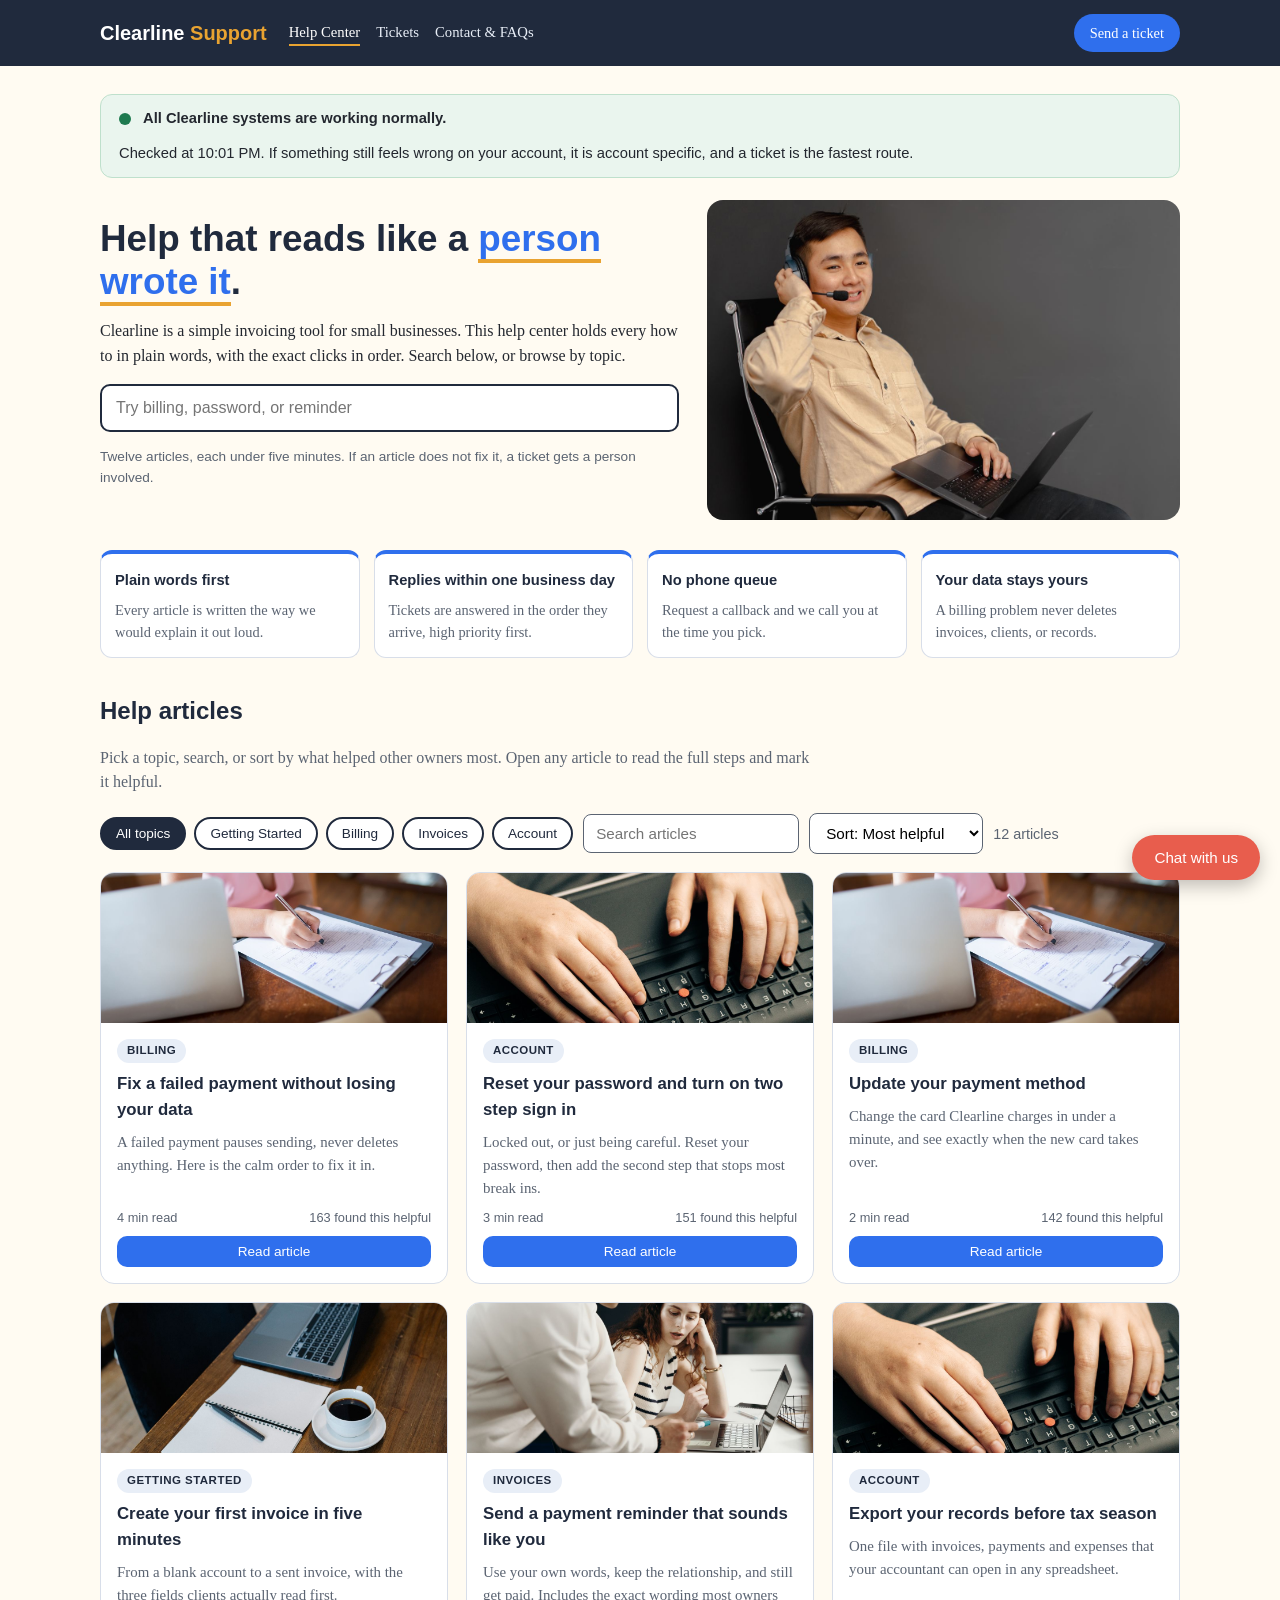
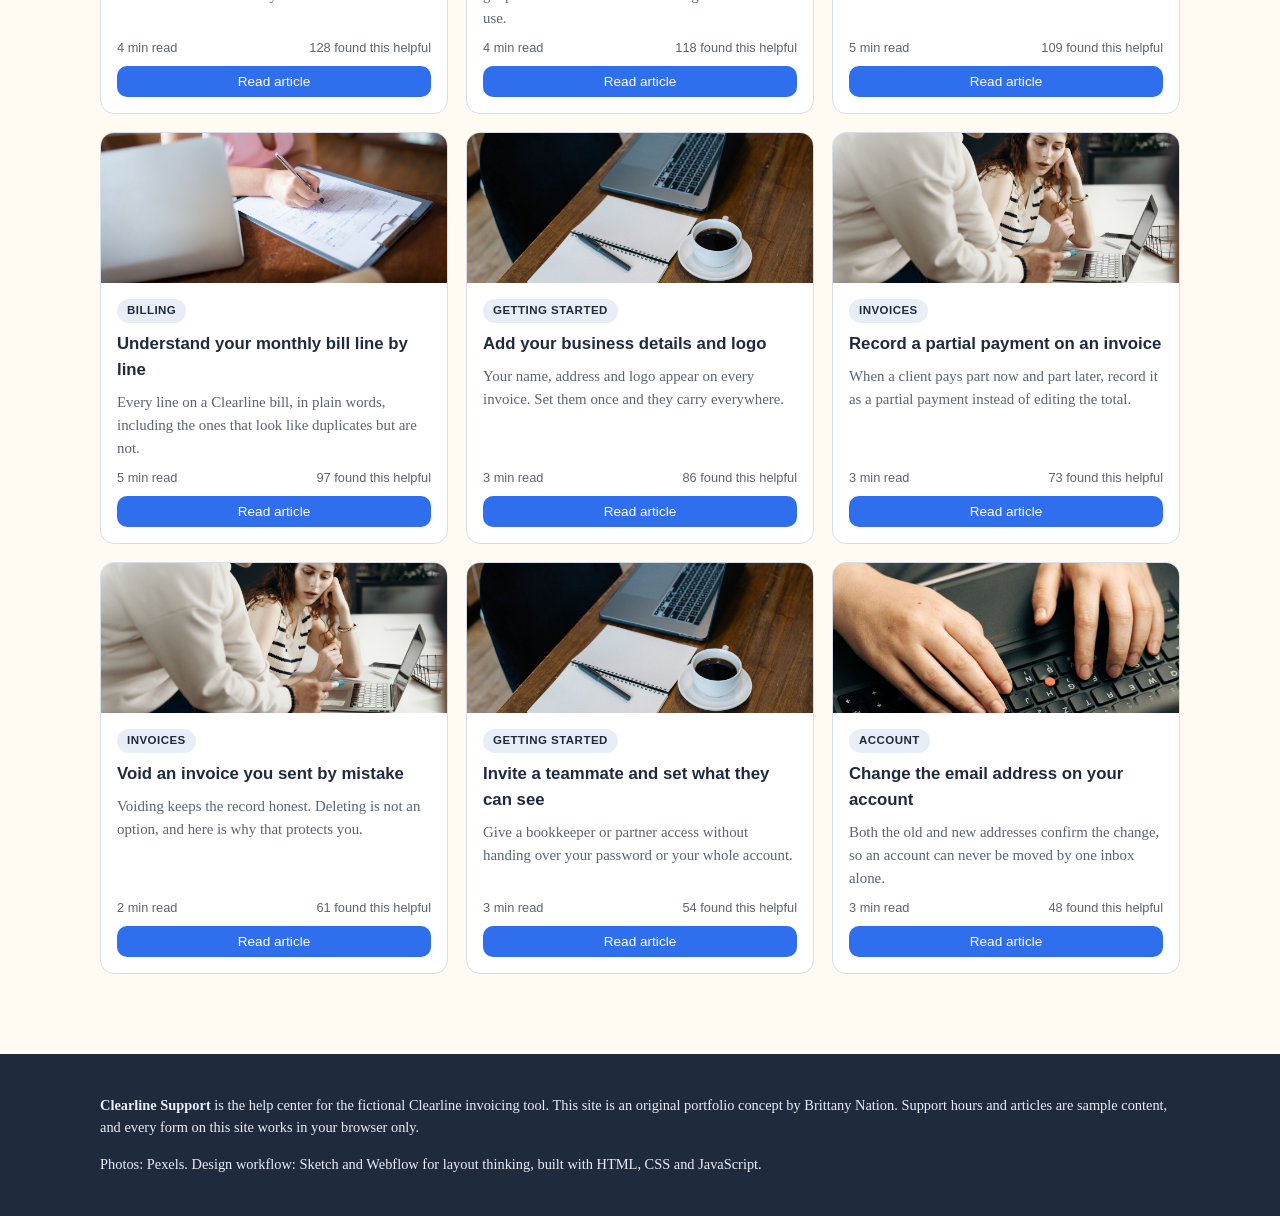
<file: index.html>
<!DOCTYPE html>
<html lang="en">
<head>
  <meta charset="UTF-8">
  <meta name="viewport" content="width=device-width, initial-scale=1.0">
  <title>Clearline Support — Help Center for Clearline Invoicing</title>
  <meta name="description" content="Clearline Support is the help center for Clearline, a simple invoicing tool for small businesses. Search plain word help articles, send a ticket, track replies, and request a callback.">
  <meta property="og:type" content="website">
  <meta property="og:title" content="Clearline Support — Help Center for Clearline Invoicing">
  <meta property="og:description" content="Plain word help articles, a working ticket desk, and a callback request for Clearline customers.">
  <meta property="og:image" content="https://brittanynation.github.io/clearline-support/og-image.png">
  <meta property="og:url" content="https://brittanynation.github.io/clearline-support/">
  <meta name="twitter:card" content="summary_large_image">
  <link rel="stylesheet" href="styles.css">
</head>
<body>
  <header class="site-header">
    <div class="header-inner">
      <a class="brand" href="index.html">Clearline <span>Support</span></a>
      <nav class="main-nav" aria-label="Main navigation">
        <a href="index.html" aria-current="page">Help Center</a>
        <a href="tickets.html">Tickets</a>
        <a href="contact.html">Contact &amp; FAQs</a>
      </nav>
      <a class="ticket-count" href="tickets.html" style="text-decoration:none">Send a ticket</a>
    </div>
  </header>

  <main class="wrap">
    <div class="status-band" role="status">
      <span class="status-dot" aria-hidden="true"></span>
      <strong>All Clearline systems are working normally.</strong>
      <span>Checked at <span id="statusTime">just now</span>. If something still feels wrong on your account, it is account specific, and a ticket is the fastest route.</span>
    </div>

    <div class="hero">
      <div>
        <h1>Help that reads like a <em>person wrote it</em>.</h1>
        <p>Clearline is a simple invoicing tool for small businesses. This help center holds every how to in plain words, with the exact clicks in order. Search below, or browse by topic.</p>
        <div class="big-search">
          <input type="search" id="heroSearch" placeholder="Try billing, password, or reminder" aria-label="Search help articles">
        </div>
        <p class="note">Twelve articles, each under five minutes. If an article does not fix it, a ticket gets a person involved.</p>
      </div>
      <img src="images/hero.jpg" alt="A smiling support agent wearing a headset and working on a laptop">
    </div>

    <div class="trust-band" aria-label="Support promises">
      <div class="trust-card"><strong>Plain words first</strong><p>Every article is written the way we would explain it out loud.</p></div>
      <div class="trust-card"><strong>Replies within one business day</strong><p>Tickets are answered in the order they arrive, high priority first.</p></div>
      <div class="trust-card"><strong>No phone queue</strong><p>Request a callback and we call you at the time you pick.</p></div>
      <div class="trust-card"><strong>Your data stays yours</strong><p>A billing problem never deletes invoices, clients, or records.</p></div>
    </div>

    <section id="articles">
      <div class="section-head">
        <h2>Help articles</h2>
        <p>Pick a topic, search, or sort by what helped other owners most. Open any article to read the full steps and mark it helpful.</p>
      </div>
      <div class="toolbar">
        <div class="chips" role="group" aria-label="Filter by topic">
          <button class="chip active" type="button" data-cat="All">All topics</button>
          <button class="chip" type="button" data-cat="Getting Started">Getting Started</button>
          <button class="chip" type="button" data-cat="Billing">Billing</button>
          <button class="chip" type="button" data-cat="Invoices">Invoices</button>
          <button class="chip" type="button" data-cat="Account">Account</button>
        </div>
        <input type="search" id="searchInput" placeholder="Search articles" aria-label="Search articles">
        <select id="sortSelect" aria-label="Sort articles">
          <option value="helpful">Sort: Most helpful</option>
          <option value="az">Sort: A to Z</option>
          <option value="short">Sort: Shortest read</option>
        </select>
        <span class="result-count" id="resultCount"></span>
      </div>
      <div class="grid" id="articleGrid"></div>
    </section>
  </main>

  <div class="modal-back" id="articleModal" role="dialog" aria-modal="true" aria-labelledby="modalTitle">
    <div class="modal">
      <span class="tag" id="modalTag"></span>
      <h2 id="modalTitle"></h2>
      <ol id="modalSteps"></ol>
      <div class="vote-row">
        <span><strong>Did this fix it?</strong></span>
        <button type="button" id="voteYes">Yes, this helped</button>
        <a class="btn btn-small btn-coral" href="tickets.html">No, I need a ticket</a>
        <span class="note" id="voteMsg" role="status"></span>
      </div>
      <p style="margin-top:18px"><button class="btn btn-ghost btn-small" type="button" id="modalClose">Close article</button></p>
    </div>
  </div>

  <footer class="site-footer">
    <div class="footer-inner">
      <p><strong>Clearline Support</strong> is the help center for the fictional Clearline invoicing tool. This site is an original portfolio concept by Brittany Nation. Support hours and articles are sample content, and every form on this site works in your browser only.</p>
      <p>Photos: Pexels. Design workflow: Sketch and Webflow for layout thinking, built with HTML, CSS and JavaScript.</p>
    </div>
  </footer>
  <script src="help.js"></script>
  <script src="chat.js"></script>
</body>
</html>
</file>
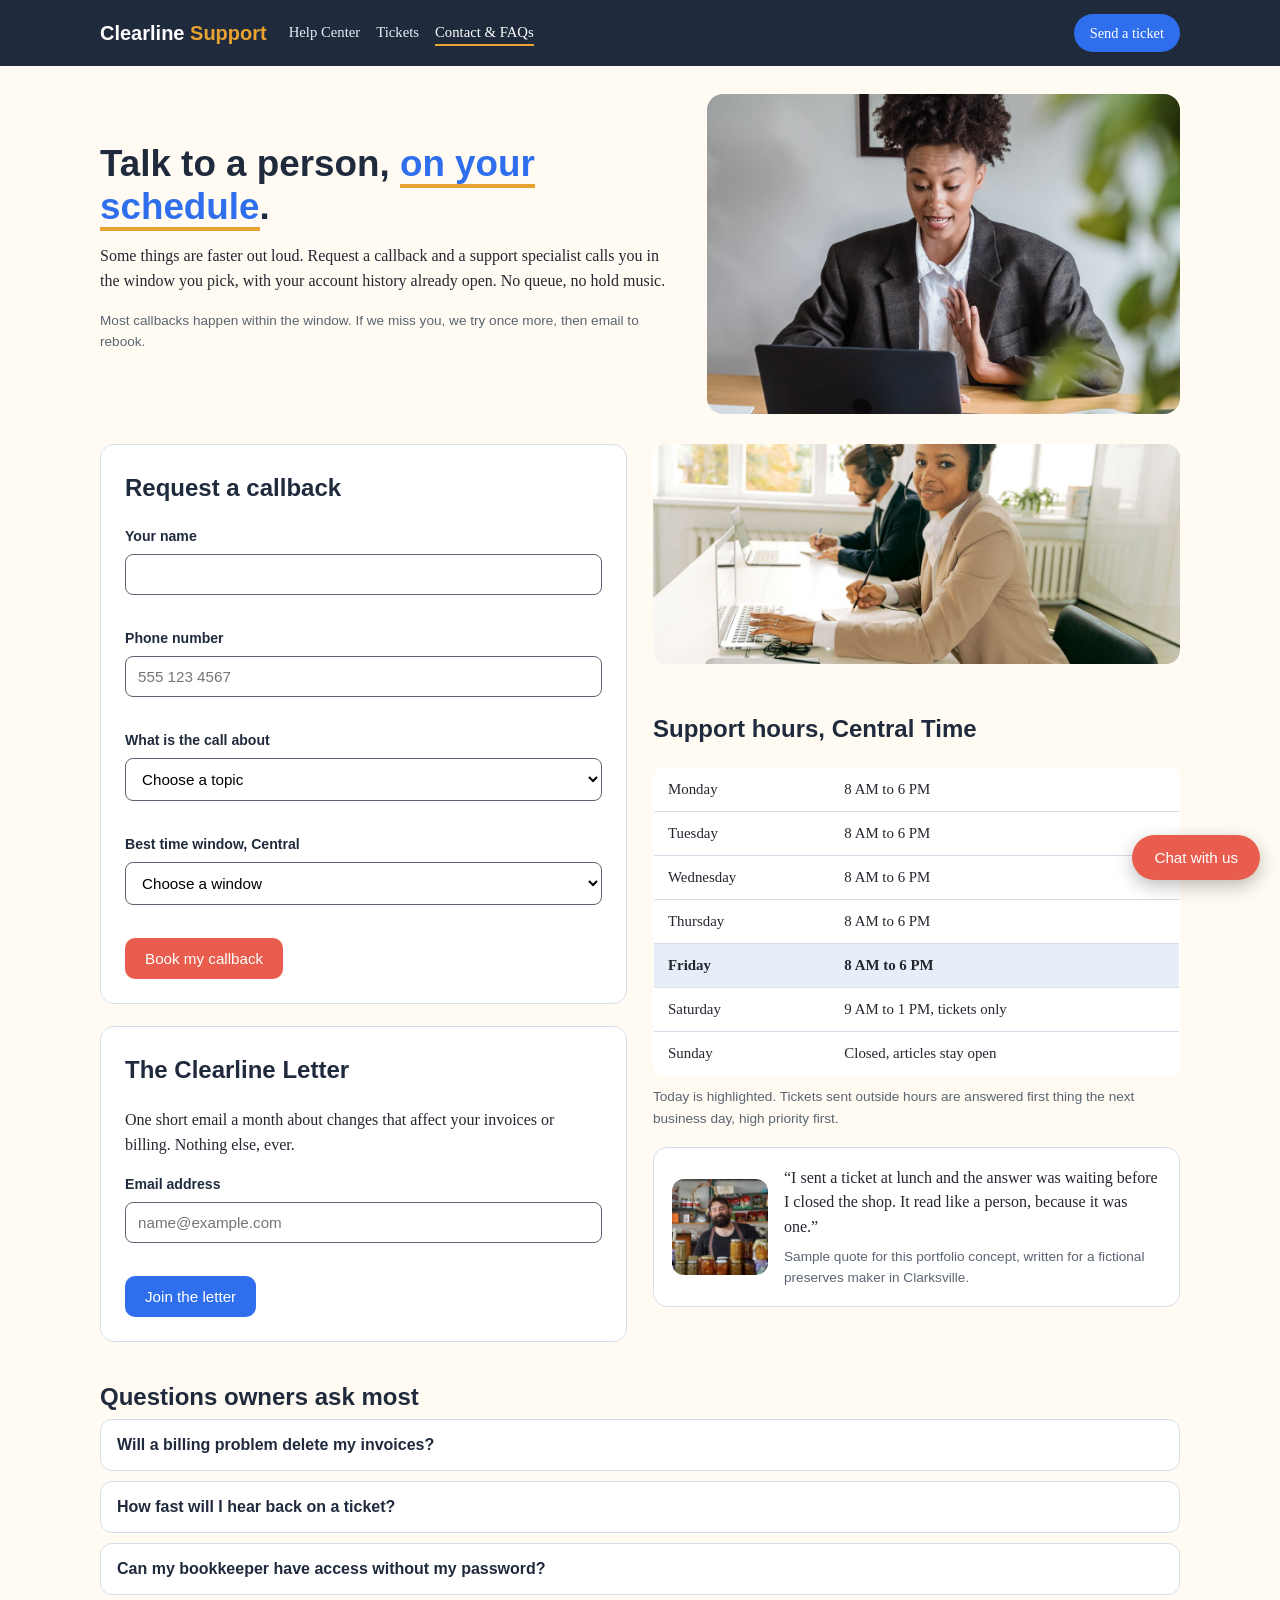
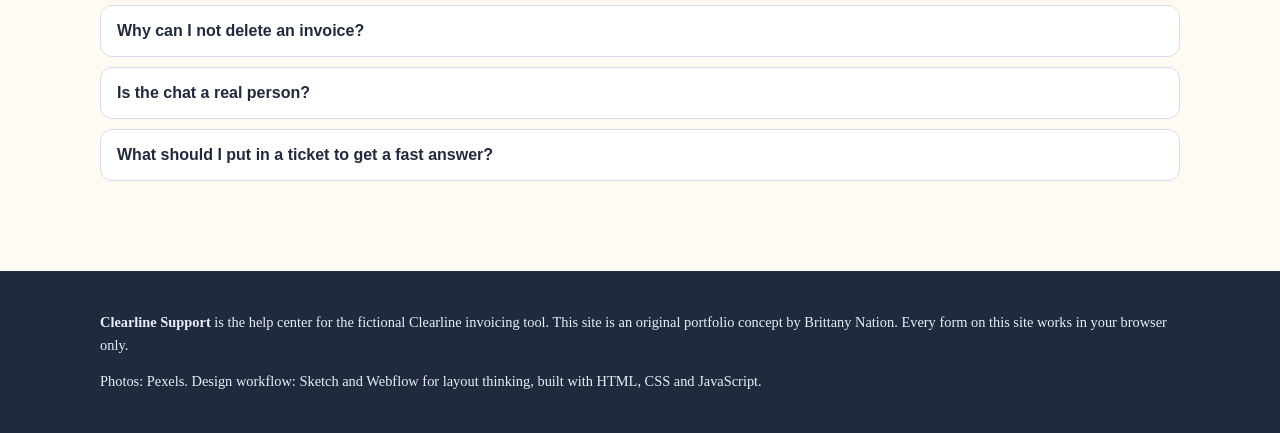
<file: contact.html>
<!DOCTYPE html>
<html lang="en">
<head>
  <meta charset="UTF-8">
  <meta name="viewport" content="width=device-width, initial-scale=1.0">
  <title>Contact &amp; FAQs — Clearline Support</title>
  <meta name="description" content="Request a callback from Clearline Support, check support hours, and read the questions owners ask most.">
  <meta property="og:type" content="website">
  <meta property="og:title" content="Contact &amp; FAQs — Clearline Support">
  <meta property="og:description" content="Callback requests with a real confirmation, support hours, and plain word answers to common questions.">
  <meta property="og:image" content="https://brittanynation.github.io/clearline-support/og-image.png">
  <meta property="og:url" content="https://brittanynation.github.io/clearline-support/contact.html">
  <meta name="twitter:card" content="summary_large_image">
  <link rel="stylesheet" href="styles.css">
</head>
<body>
  <header class="site-header">
    <div class="header-inner">
      <a class="brand" href="index.html">Clearline <span>Support</span></a>
      <nav class="main-nav" aria-label="Main navigation">
        <a href="index.html">Help Center</a>
        <a href="tickets.html">Tickets</a>
        <a href="contact.html" aria-current="page">Contact &amp; FAQs</a>
      </nav>
      <a class="ticket-count" href="tickets.html" style="text-decoration:none">Send a ticket</a>
    </div>
  </header>

  <main class="wrap">
    <div class="hero">
      <div>
        <h1>Talk to a person, <em>on your schedule</em>.</h1>
        <p>Some things are faster out loud. Request a callback and a support specialist calls you in the window you pick, with your account history already open. No queue, no hold music.</p>
        <p class="note">Most callbacks happen within the window. If we miss you, we try once more, then email to rebook.</p>
      </div>
      <img src="images/videocall.jpg" alt="A woman on a video call at a tidy home desk">
    </div>

    <div class="two-col">
      <div>
        <div id="callbackConfirm" style="display:none"></div>
        <div class="form-card" id="callbackWrap">
          <h2 style="color:var(--slate);margin-top:0">Request a callback</h2>
          <form id="callbackForm" novalidate>
            <div class="field"><label for="cName">Your name</label><input id="cName" type="text" autocomplete="name"><div class="error" id="ceName"></div></div>
            <div class="field"><label for="cPhone">Phone number</label><input id="cPhone" type="tel" autocomplete="tel" placeholder="555 123 4567"><div class="error" id="cePhone"></div></div>
            <div class="field"><label for="cTopic">What is the call about</label>
              <select id="cTopic"><option value="">Choose a topic</option><option>Billing question</option><option>Locked out of my account</option><option>Invoice problem</option><option>Help getting started</option><option>Something else</option></select>
              <div class="error" id="ceTopic"></div></div>
            <div class="field"><label for="cTime">Best time window, Central</label>
              <select id="cTime"><option value="">Choose a window</option><option>Morning, 9 AM to 12 PM</option><option>Afternoon, 12 PM to 3 PM</option><option>Late afternoon, 3 PM to 6 PM</option></select>
              <div class="error" id="ceTime"></div></div>
            <button class="btn btn-coral" type="submit">Book my callback</button>
          </form>
        </div>

        <div class="form-card" style="margin-top:22px">
          <h2 style="color:var(--slate);margin-top:0">The Clearline Letter</h2>
          <p>One short email a month about changes that affect your invoices or billing. Nothing else, ever.</p>
          <form id="letterForm" novalidate>
            <div class="field"><label for="letterEmail">Email address</label><input id="letterEmail" type="email" placeholder="name@example.com"><div class="error" id="letterMsg" role="status"></div></div>
            <button class="btn" type="submit">Join the letter</button>
          </form>
        </div>
      </div>

      <div>
        <img src="images/team.jpg" alt="The Clearline support team working together in a bright office" style="width:100%;height:220px;object-fit:cover;border-radius:14px;margin-bottom:18px">
        <h2 style="color:var(--slate)">Support hours, Central Time</h2>
        <table class="hours">
          <tr data-day="1"><td>Monday</td><td>8 AM to 6 PM</td></tr>
          <tr data-day="2"><td>Tuesday</td><td>8 AM to 6 PM</td></tr>
          <tr data-day="3"><td>Wednesday</td><td>8 AM to 6 PM</td></tr>
          <tr data-day="4"><td>Thursday</td><td>8 AM to 6 PM</td></tr>
          <tr data-day="5"><td>Friday</td><td>8 AM to 6 PM</td></tr>
          <tr data-day="6"><td>Saturday</td><td>9 AM to 1 PM, tickets only</td></tr>
          <tr data-day="0"><td>Sunday</td><td>Closed, articles stay open</td></tr>
        </table>
        <p class="note" style="margin-top:10px">Today is highlighted. Tickets sent outside hours are answered first thing the next business day, high priority first.</p>

        <div style="background:#fff;border:1px solid var(--line);border-radius:14px;padding:18px;margin-top:18px;display:flex;gap:16px;align-items:center">
          <img src="images/owner.jpg" alt="A smiling shop owner standing behind shelves of homemade preserves" style="width:96px;height:96px;object-fit:cover;border-radius:12px">
          <div>
            <p style="margin:0">“I sent a ticket at lunch and the answer was waiting before I closed the shop. It read like a person, because it was one.”</p>
            <p class="note" style="margin:6px 0 0">Sample quote for this portfolio concept, written for a fictional preserves maker in Clarksville.</p>
          </div>
        </div>
      </div>
    </div>

    <section style="margin-top:36px">
      <div class="section-head"><h2>Questions owners ask most</h2></div>
      <div class="faq-item"><button class="faq-q" type="button">Will a billing problem delete my invoices?</button><div class="faq-a"><p>No. A failed payment pauses sending new invoices, and nothing else. Your invoices, clients and records stay in place for 30 days while you fix the card, and forever once the payment goes through.</p></div></div>
      <div class="faq-item"><button class="faq-q" type="button">How fast will I hear back on a ticket?</button><div class="faq-a"><p>Within one business day, and high priority tickets, being locked out or a payment problem, are answered first. Your ticket page shows the status the moment it changes.</p></div></div>
      <div class="faq-item"><button class="faq-q" type="button">Can my bookkeeper have access without my password?</button><div class="faq-a"><p>Yes, and they should. Invite them from Settings, then Team, with the Viewer role. They get their own sign in, can look at everything, and cannot change billing.</p></div></div>
      <div class="faq-item"><button class="faq-q" type="button">Why can I not delete an invoice?</button><div class="faq-a"><p>Invoice numbers are a legal record. Voiding keeps the number, the reason, and a note to your client, so your books stay honest and your accountant sees the full story.</p></div></div>
      <div class="faq-item"><button class="faq-q" type="button">Is the chat a real person?</button><div class="faq-a"><p>No, and we say so on the panel itself. The chat matches your words to help articles and answers instantly. For a person, send a ticket or book a callback on this page.</p></div></div>
      <div class="faq-item"><button class="faq-q" type="button">What should I put in a ticket to get a fast answer?</button><div class="faq-a"><p>Three things: what you did, what you expected, and what happened instead. An invoice number or a ticket reference, if you have one, helps us find the history in seconds.</p></div></div>
    </section>
  </main>

  <footer class="site-footer">
    <div class="footer-inner">
      <p><strong>Clearline Support</strong> is the help center for the fictional Clearline invoicing tool. This site is an original portfolio concept by Brittany Nation. Every form on this site works in your browser only.</p>
      <p>Photos: Pexels. Design workflow: Sketch and Webflow for layout thinking, built with HTML, CSS and JavaScript.</p>
    </div>
  </footer>
  <script src="contact.js"></script>
  <script src="chat.js"></script>
</body>
</html>
</file>
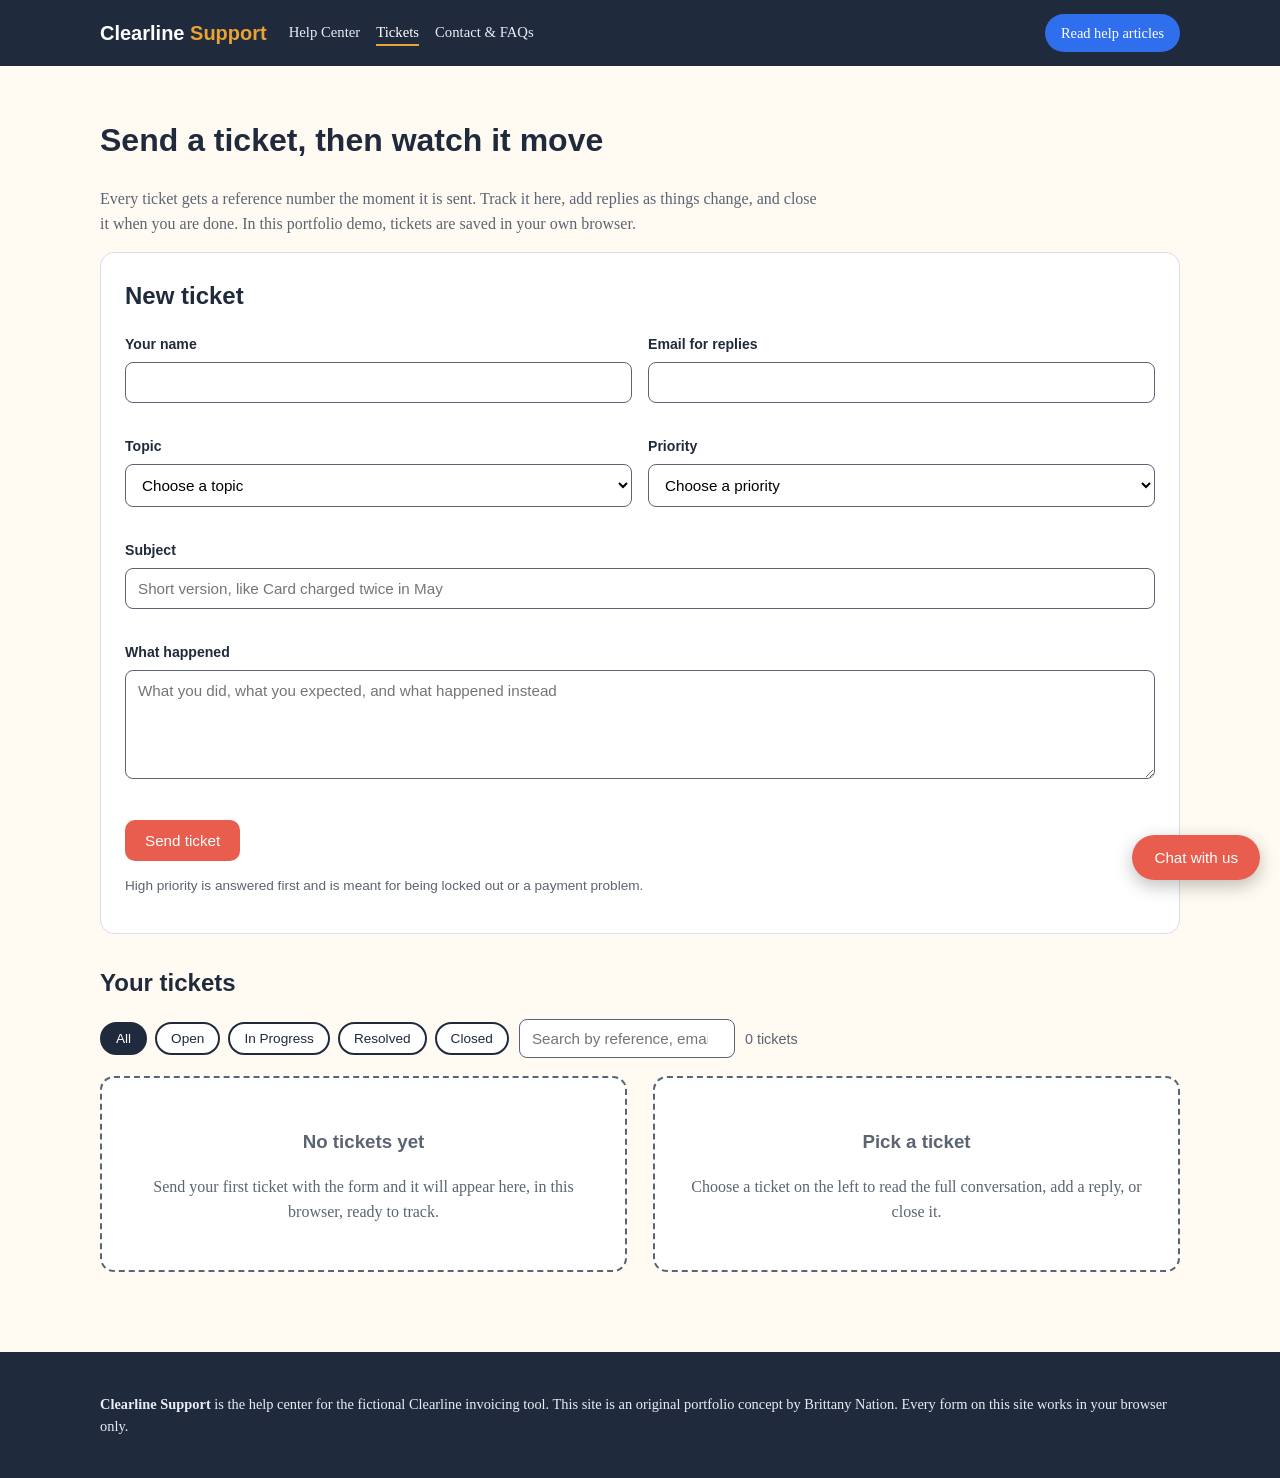
<file: tickets.html>
<!DOCTYPE html>
<html lang="en">
<head>
  <meta charset="UTF-8">
  <meta name="viewport" content="width=device-width, initial-scale=1.0">
  <title>Tickets — Clearline Support</title>
  <meta name="description" content="Send a Clearline support ticket, track its status, read replies, add updates, and close it when the problem is fixed.">
  <meta property="og:type" content="website">
  <meta property="og:title" content="Tickets — Clearline Support">
  <meta property="og:description" content="A working ticket desk: validated form, real ticket reference, status tracking, replies, and closing.">
  <meta property="og:image" content="https://brittanynation.github.io/clearline-support/og-image.png">
  <meta property="og:url" content="https://brittanynation.github.io/clearline-support/tickets.html">
  <meta name="twitter:card" content="summary_large_image">
  <link rel="stylesheet" href="styles.css">
</head>
<body>
  <header class="site-header">
    <div class="header-inner">
      <a class="brand" href="index.html">Clearline <span>Support</span></a>
      <nav class="main-nav" aria-label="Main navigation">
        <a href="index.html">Help Center</a>
        <a href="tickets.html" aria-current="page">Tickets</a>
        <a href="contact.html">Contact &amp; FAQs</a>
      </nav>
      <a class="ticket-count" href="index.html" style="text-decoration:none">Read help articles</a>
    </div>
  </header>

  <main class="wrap">
    <div class="section-head">
      <h1 style="color:var(--slate)">Send a ticket, then watch it move</h1>
      <p>Every ticket gets a reference number the moment it is sent. Track it here, add replies as things change, and close it when you are done. In this portfolio demo, tickets are saved in your own browser.</p>
    </div>

    <div id="confirmBox" style="display:none"></div>

    <div class="form-card" id="formWrap" style="margin-bottom:30px">
      <h2 style="color:var(--slate);margin-top:0">New ticket</h2>
      <form id="ticketForm" novalidate>
        <div class="two-col" style="gap:16px">
          <div class="field"><label for="fName">Your name</label><input id="fName" type="text" autocomplete="name"><div class="error" id="eName"></div></div>
          <div class="field"><label for="fEmail">Email for replies</label><input id="fEmail" type="email" autocomplete="email"><div class="error" id="eEmail"></div></div>
        </div>
        <div class="two-col" style="gap:16px">
          <div class="field"><label for="fCategory">Topic</label>
            <select id="fCategory"><option value="">Choose a topic</option><option>Billing</option><option>Invoices</option><option>Account and sign in</option><option>Getting started</option><option>Something else</option></select>
            <div class="error" id="eCategory"></div></div>
          <div class="field"><label for="fPriority">Priority</label>
            <select id="fPriority"><option value="">Choose a priority</option><option>Normal</option><option>High</option><option>Low</option></select>
            <div class="error" id="ePriority"></div></div>
        </div>
        <div class="field"><label for="fSubject">Subject</label><input id="fSubject" type="text" placeholder="Short version, like Card charged twice in May"><div class="error" id="eSubject"></div></div>
        <div class="field"><label for="fMessage">What happened</label><textarea id="fMessage" rows="5" placeholder="What you did, what you expected, and what happened instead"></textarea><div class="error" id="eMessage"></div></div>
        <button class="btn btn-coral" type="submit">Send ticket</button>
        <p class="note">High priority is answered first and is meant for being locked out or a payment problem.</p>
      </form>
    </div>

    <section>
      <div class="section-head"><h2>Your tickets</h2></div>
      <div class="toolbar">
        <div class="chips" role="group" aria-label="Filter by status">
          <button class="chip active" type="button" data-status="All">All</button>
          <button class="chip" type="button" data-status="Open">Open</button>
          <button class="chip" type="button" data-status="In Progress">In Progress</button>
          <button class="chip" type="button" data-status="Resolved">Resolved</button>
          <button class="chip" type="button" data-status="Closed">Closed</button>
        </div>
        <input type="search" id="lookupInput" placeholder="Search by reference, email, or subject" aria-label="Search tickets">
        <span class="result-count" id="ticketCount"></span>
      </div>
      <div class="two-col">
        <div id="ticketList"></div>
        <div id="ticketDetail"></div>
      </div>
    </section>
  </main>

  <footer class="site-footer">
    <div class="footer-inner">
      <p><strong>Clearline Support</strong> is the help center for the fictional Clearline invoicing tool. This site is an original portfolio concept by Brittany Nation. Every form on this site works in your browser only.</p>
    </div>
  </footer>
  <script src="tickets.js"></script>
  <script src="chat.js"></script>
</body>
</html>
</file>
<file: styles.css>
:root{
  --slate:#202A3D; --slate2:#2C3A55; --blue:#2F6FED; --blue-dark:#1F4FB4;
  --sky:#E8EEF7; --paper:#FFFBF2; --coral:#E85D4D; --amber:#E9A331;
  --ink:#23272F; --muted:#5B6472; --line:#D8DEE9; --good:#1E7A4F; --white:#FFFFFF;
}
*{box-sizing:border-box}
body{margin:0;font-family:Georgia,'Times New Roman',serif;background:var(--paper);color:var(--ink);line-height:1.55}
h1,h2,h3,.brand,.btn,button,input,select,textarea,label,.chip,.tag{font-family:Verdana,Geneva,sans-serif}
a{color:var(--blue-dark)}
.site-header{background:var(--slate);color:#fff;position:sticky;top:0;z-index:40}
.header-inner{max-width:1120px;margin:0 auto;padding:14px 20px;display:flex;align-items:center;gap:22px;flex-wrap:wrap}
.brand{color:#fff;text-decoration:none;font-weight:bold;font-size:1.25rem}
.brand span{color:var(--amber)}
.main-nav{display:flex;gap:16px;flex-wrap:wrap}
.main-nav a{color:var(--sky);text-decoration:none;font-size:.92rem}
.main-nav a[aria-current="page"]{color:#fff;border-bottom:2px solid var(--amber)}
.ticket-count{margin-left:auto;background:var(--blue);color:#fff;border:none;border-radius:999px;padding:8px 16px;cursor:pointer;font-size:.9rem}
.wrap{max-width:1120px;margin:0 auto;padding:28px 20px 60px}
.status-band{background:#EAF5EE;border:1px solid #BFE0CC;border-radius:12px;padding:12px 18px;display:flex;gap:12px;align-items:center;flex-wrap:wrap;margin-bottom:22px;font-family:Verdana,sans-serif;font-size:.92rem}
.status-dot{width:12px;height:12px;border-radius:50%;background:var(--good);flex:none}
.hero{display:grid;grid-template-columns:1.1fr .9fr;gap:28px;align-items:center;margin-bottom:30px}
.hero h1{font-size:2.3rem;line-height:1.15;margin:0 0 12px;color:var(--slate)}
.hero h1 em{color:var(--blue);font-style:normal;border-bottom:4px solid var(--amber)}
.hero img{width:100%;height:320px;object-fit:cover;border-radius:16px}
.big-search{display:flex;gap:10px;margin-top:16px}
.big-search input{flex:1;padding:13px 14px;border:2px solid var(--slate);border-radius:10px;font-size:1rem}
.btn{display:inline-block;border:none;border-radius:10px;padding:12px 20px;cursor:pointer;text-decoration:none;font-size:.95rem;background:var(--blue);color:#fff}
.btn:hover{background:var(--blue-dark)}
.btn-ghost{background:transparent;color:var(--slate);border:2px solid var(--slate)}
.btn-coral{background:var(--coral)}
.btn-small{padding:8px 14px;font-size:.85rem}
.trust-band{display:grid;grid-template-columns:repeat(4,1fr);gap:14px;margin-bottom:34px}
.trust-card{background:var(--white);border:1px solid var(--line);border-top:4px solid var(--blue);border-radius:12px;padding:14px}
.trust-card strong{font-family:Verdana,sans-serif;font-size:.92rem;color:var(--slate)}
.trust-card p{margin:6px 0 0;font-size:.9rem;color:var(--muted)}
.section-head h2{color:var(--slate);margin-bottom:4px}
.section-head p{color:var(--muted);max-width:720px}
.toolbar{display:flex;gap:10px;flex-wrap:wrap;align-items:center;margin:18px 0}
.toolbar input[type="search"],.toolbar select{padding:10px 12px;border:1px solid var(--muted);border-radius:8px;font-size:.95rem;background:#fff}
.chips{display:flex;gap:8px;flex-wrap:wrap}
.chip{border:2px solid var(--slate);background:#fff;color:var(--slate);border-radius:999px;padding:7px 14px;cursor:pointer;font-size:.85rem}
.chip.active{background:var(--slate);color:#fff}
.result-count{font-family:Verdana,sans-serif;font-size:.9rem;color:var(--muted)}
.grid{display:grid;grid-template-columns:repeat(3,1fr);gap:18px}
.card{background:#fff;border:1px solid var(--line);border-radius:14px;overflow:hidden;display:flex;flex-direction:column}
.card img{width:100%;height:150px;object-fit:cover}
.card-body{padding:16px;display:flex;flex-direction:column;gap:8px;flex:1}
.tag{align-self:flex-start;background:var(--sky);color:var(--slate);border-radius:999px;padding:3px 10px;font-size:.72rem;font-weight:bold;letter-spacing:.04em;text-transform:uppercase}
.card h3{margin:0;font-size:1.05rem;color:var(--slate)}
.card p{margin:0;color:var(--muted);font-size:.93rem;flex:1}
.card-meta{display:flex;justify-content:space-between;font-family:Verdana,sans-serif;font-size:.8rem;color:var(--muted)}
.empty{background:#fff;border:2px dashed var(--muted);border-radius:14px;padding:30px;text-align:center;color:var(--muted)}
.modal-back{position:fixed;inset:0;background:rgba(32,42,61,.65);display:none;align-items:flex-start;justify-content:center;padding:30px 16px;z-index:60;overflow:auto}
.modal-back.open{display:flex}
.modal{background:#fff;border-radius:16px;max-width:680px;width:100%;padding:28px}
.modal h2{color:var(--slate);margin-top:6px}
.modal ol{padding-left:20px}
.modal ol li{margin-bottom:10px}
.vote-row{display:flex;gap:10px;align-items:center;border-top:1px solid var(--line);padding-top:16px;margin-top:16px;flex-wrap:wrap}
.vote-row button{border:2px solid var(--slate);background:#fff;border-radius:999px;padding:8px 16px;cursor:pointer}
.vote-row button:disabled{opacity:.5;cursor:default}
.form-card{background:#fff;border:1px solid var(--line);border-radius:14px;padding:24px}
.field{margin-bottom:16px}
.field label{display:block;font-size:.88rem;font-weight:bold;color:var(--slate);margin-bottom:6px}
.field input,.field select,.field textarea{width:100%;padding:11px 12px;border:1px solid var(--muted);border-radius:8px;font-size:.95rem;background:#fff;font-family:Verdana,sans-serif}
.field .error{color:var(--coral);font-size:.82rem;min-height:1em;margin-top:4px;font-family:Verdana,sans-serif}
.field input.invalid,.field select.invalid,.field textarea.invalid{border-color:var(--coral);border-width:2px}
.two-col{display:grid;grid-template-columns:1fr 1fr;gap:26px;align-items:start}
.ticket-item{border:1px solid var(--line);border-radius:12px;padding:14px 16px;margin-bottom:12px;background:#fff;cursor:pointer;text-align:left;width:100%;font-family:inherit}
.ticket-item.selected{border-color:var(--blue);border-width:2px}
.ticket-item h3{margin:4px 0;font-size:1rem;color:var(--slate)}
.status-pill{border-radius:999px;padding:2px 10px;font-size:.72rem;font-weight:bold;font-family:Verdana,sans-serif;text-transform:uppercase;letter-spacing:.03em}
.status-open{background:#FDECEA;color:#9C2B1F}
.status-progress{background:#FDF3DC;color:#7A5510}
.status-resolved{background:#EAF5EE;color:var(--good)}
.status-closed{background:var(--sky);color:var(--slate)}
.thread{border:1px solid var(--line);border-radius:12px;padding:16px;background:#fff}
.msg{border-radius:12px;padding:12px 14px;margin-bottom:12px;max-width:92%}
.msg.you{background:var(--sky)}
.msg.support{background:#FFF6E5;margin-left:auto}
.msg .who{font-family:Verdana,sans-serif;font-size:.75rem;font-weight:bold;color:var(--slate);text-transform:uppercase;letter-spacing:.04em}
.msg p{margin:4px 0 0;white-space:pre-wrap}
.confirm{background:#EAF5EE;border:1px solid #BFE0CC;border-radius:14px;padding:22px;text-align:center}
.confirm .ref{font-family:Verdana,sans-serif;font-size:1.4rem;font-weight:bold;color:var(--slate)}
.faq-item{background:#fff;border:1px solid var(--line);border-radius:12px;margin-bottom:10px}
.faq-q{width:100%;background:none;border:none;text-align:left;padding:16px;font-size:1rem;font-weight:bold;color:var(--slate);cursor:pointer;font-family:Verdana,sans-serif}
.faq-a{display:none;padding:0 16px 16px;color:var(--muted)}
.faq-item.open .faq-a{display:block}
table.hours{width:100%;border-collapse:collapse;background:#fff;border:1px solid var(--line);border-radius:12px;overflow:hidden}
table.hours td,table.hours th{padding:10px 14px;border-bottom:1px solid var(--line);text-align:left;font-size:.93rem}
table.hours tr.today td{background:var(--sky);font-weight:bold}
.chat-btn{position:fixed;right:20px;bottom:20px;z-index:70;background:var(--coral);color:#fff;border:none;border-radius:999px;padding:14px 22px;font-size:.95rem;cursor:pointer;box-shadow:0 6px 18px rgba(0,0,0,.25)}
.chat-panel{position:fixed;right:20px;bottom:76px;z-index:70;width:min(360px,calc(100vw - 40px));background:#fff;border:1px solid var(--line);border-radius:16px;box-shadow:0 12px 32px rgba(0,0,0,.25);display:none;flex-direction:column;overflow:hidden}
.chat-panel.open{display:flex}
.chat-head{background:var(--slate);color:#fff;padding:12px 16px;font-family:Verdana,sans-serif;font-weight:bold}
.chat-log{height:260px;overflow:auto;padding:14px;display:flex;flex-direction:column;gap:10px}
.chat-msg{border-radius:12px;padding:9px 12px;font-size:.9rem;max-width:88%}
.chat-msg.bot{background:var(--sky)}
.chat-msg.me{background:#FFE9E5;margin-left:auto}
.chat-form{display:flex;gap:8px;padding:10px;border-top:1px solid var(--line)}
.chat-form input{flex:1;padding:10px;border:1px solid var(--muted);border-radius:8px}
.site-footer{background:var(--slate);color:var(--sky);margin-top:20px}
.footer-inner{max-width:1120px;margin:0 auto;padding:26px 20px;font-size:.9rem}
.note{font-size:.85rem;color:var(--muted);font-family:Verdana,sans-serif}
@media(max-width:860px){.hero{grid-template-columns:1fr}.grid{grid-template-columns:1fr 1fr}.trust-band{grid-template-columns:1fr 1fr}.two-col{grid-template-columns:1fr}}
@media(max-width:560px){.grid{grid-template-columns:1fr}.trust-band{grid-template-columns:1fr}}
</file>
